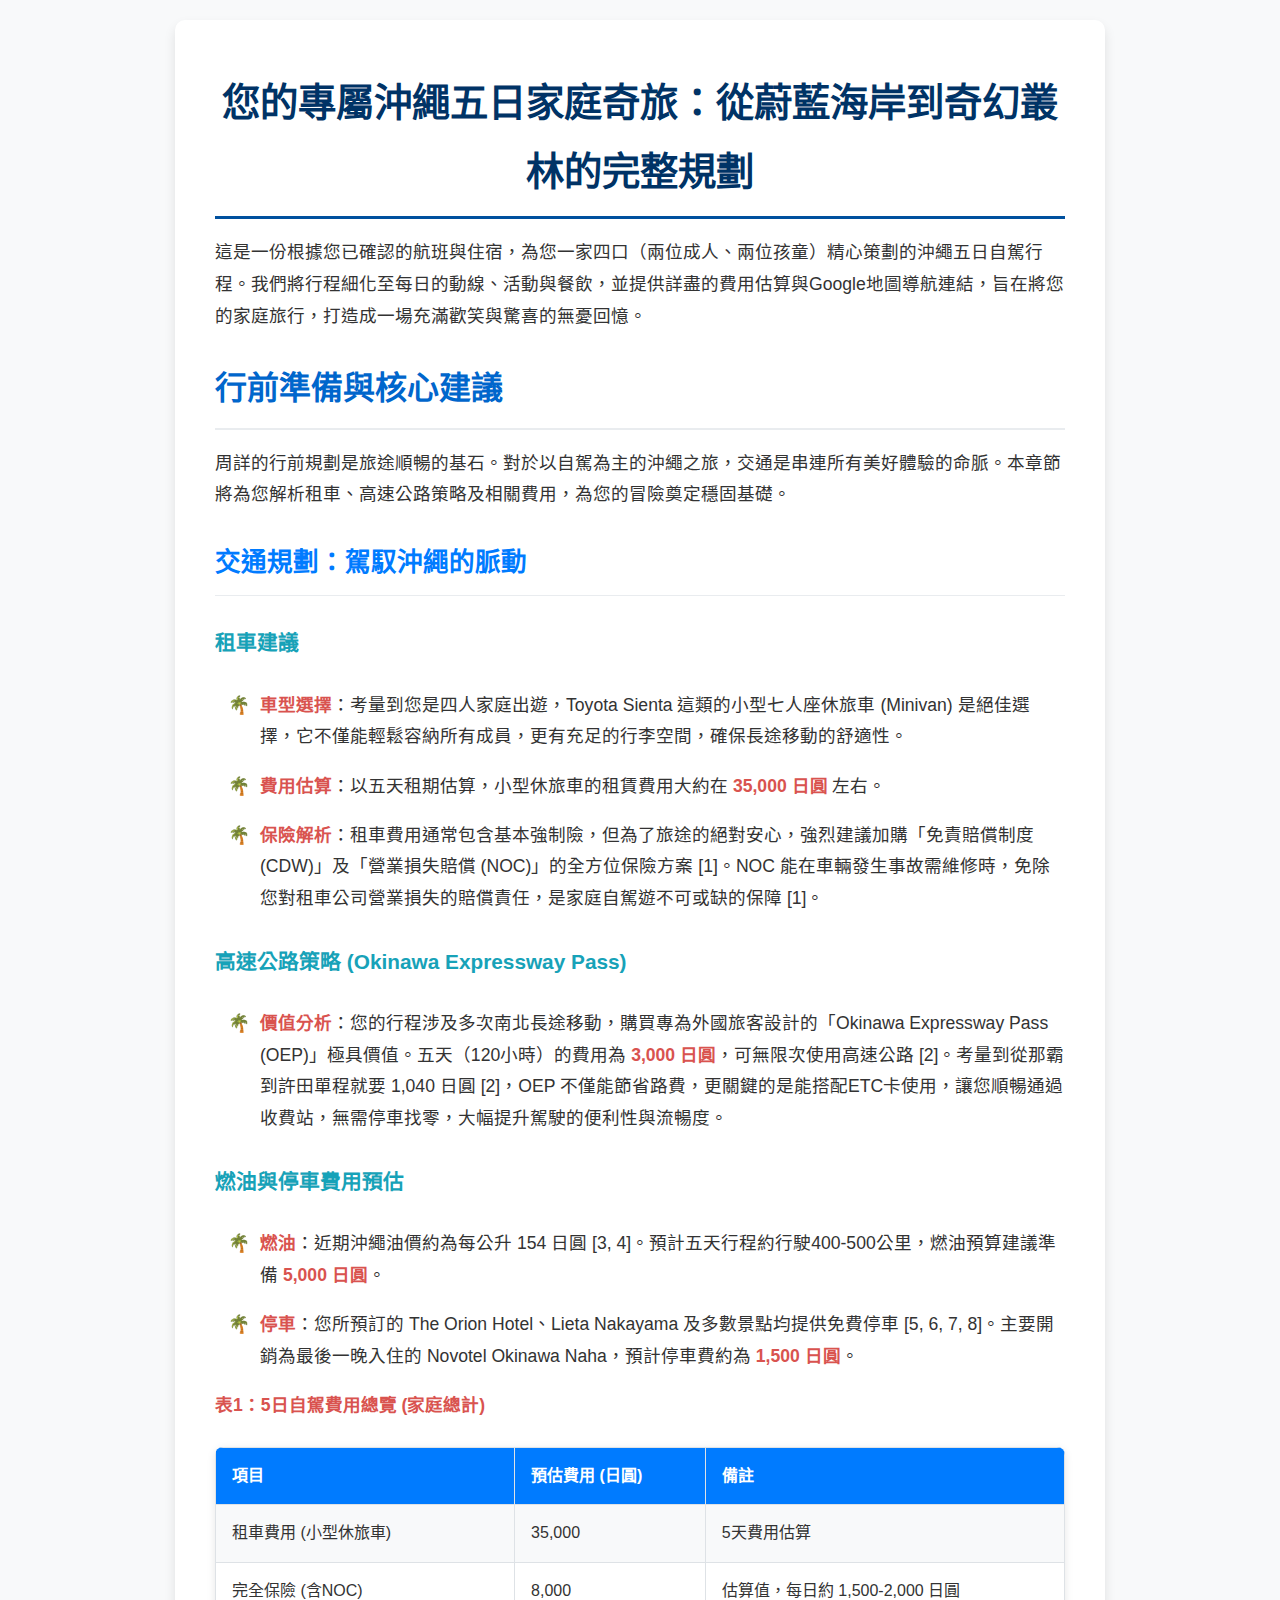
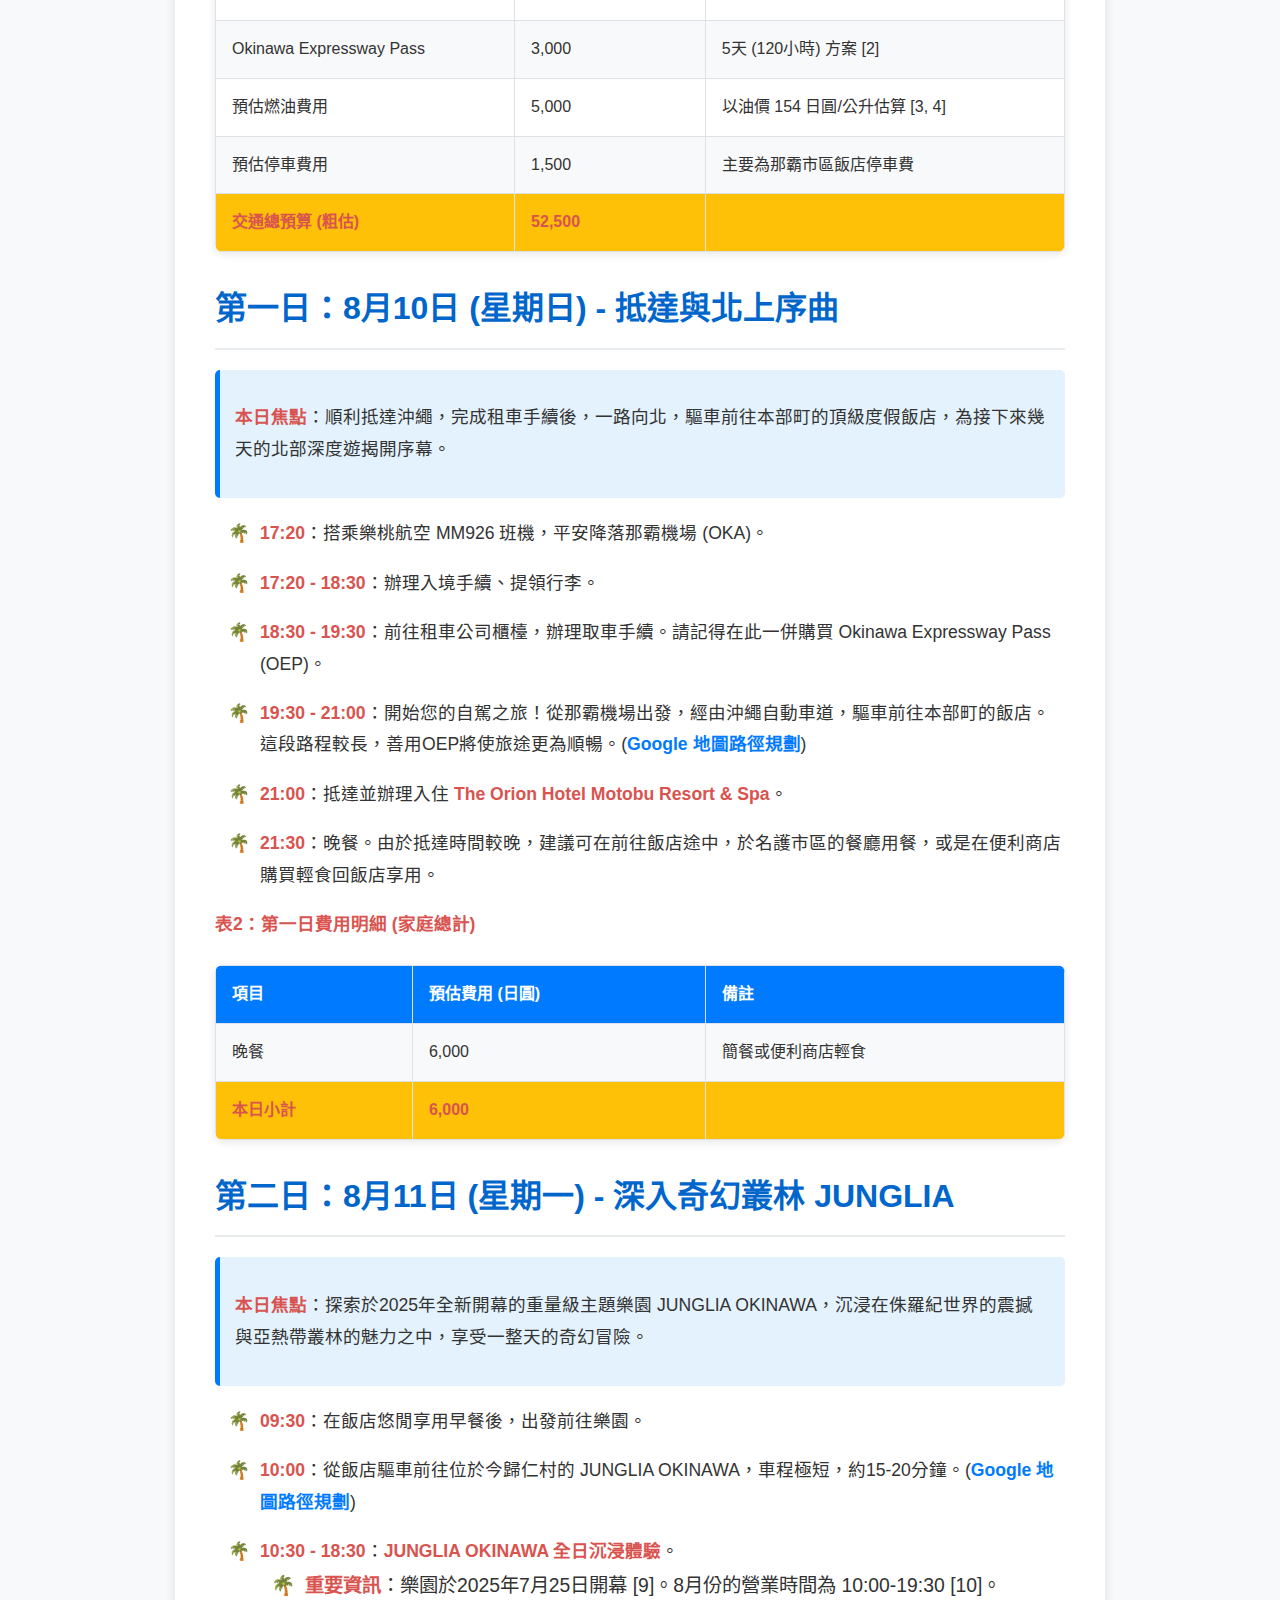
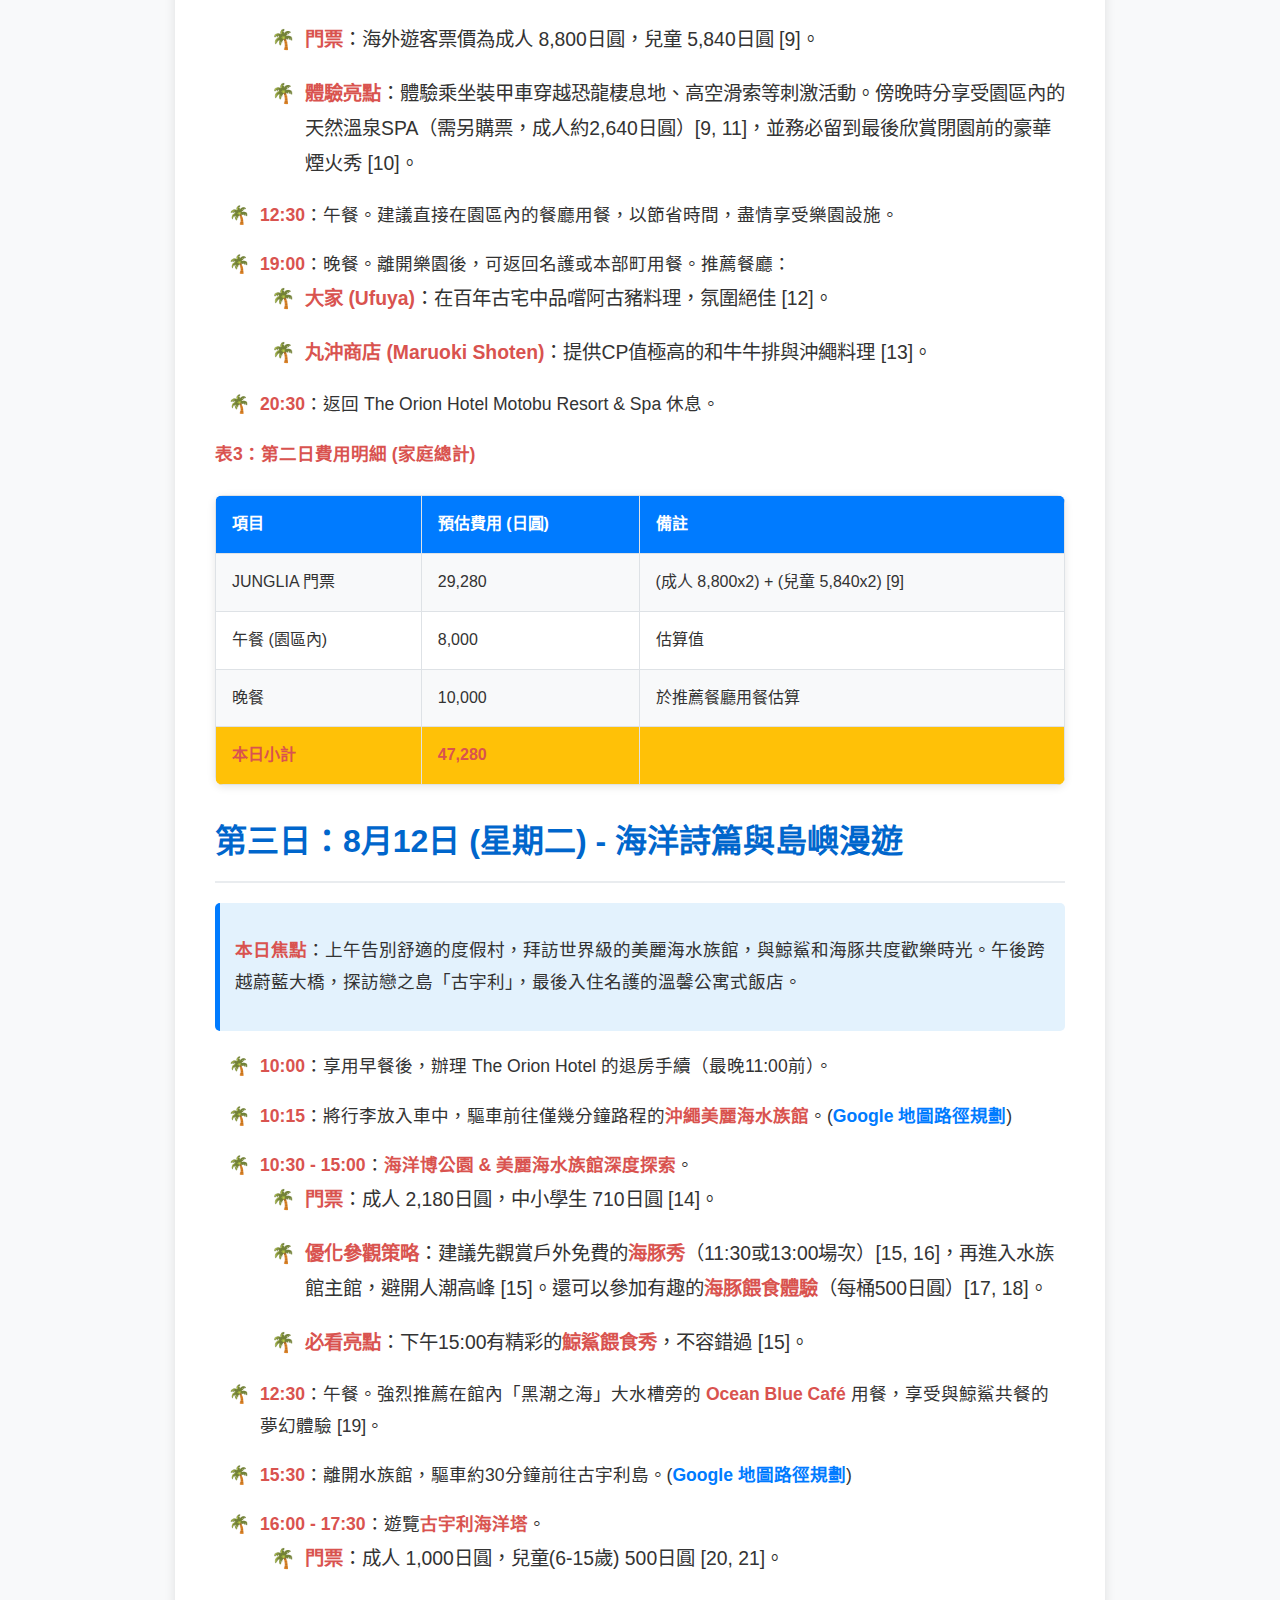
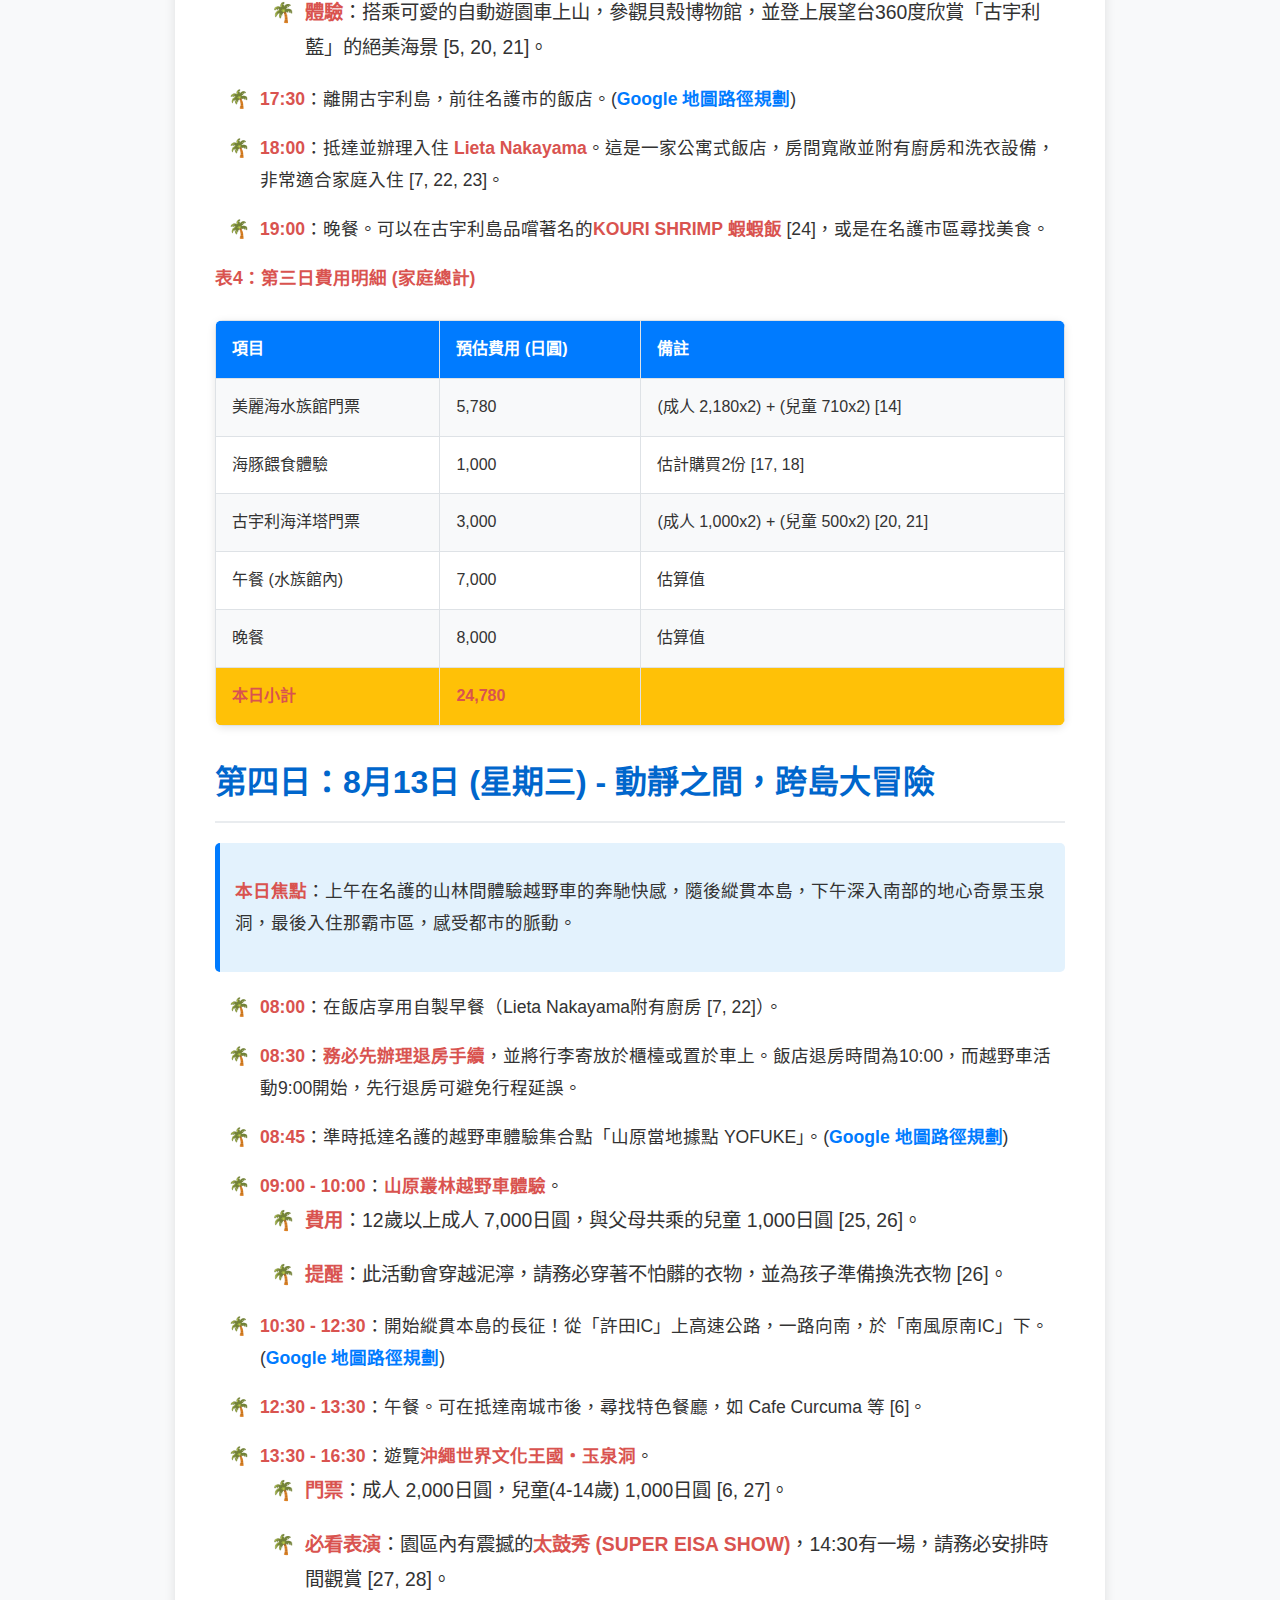
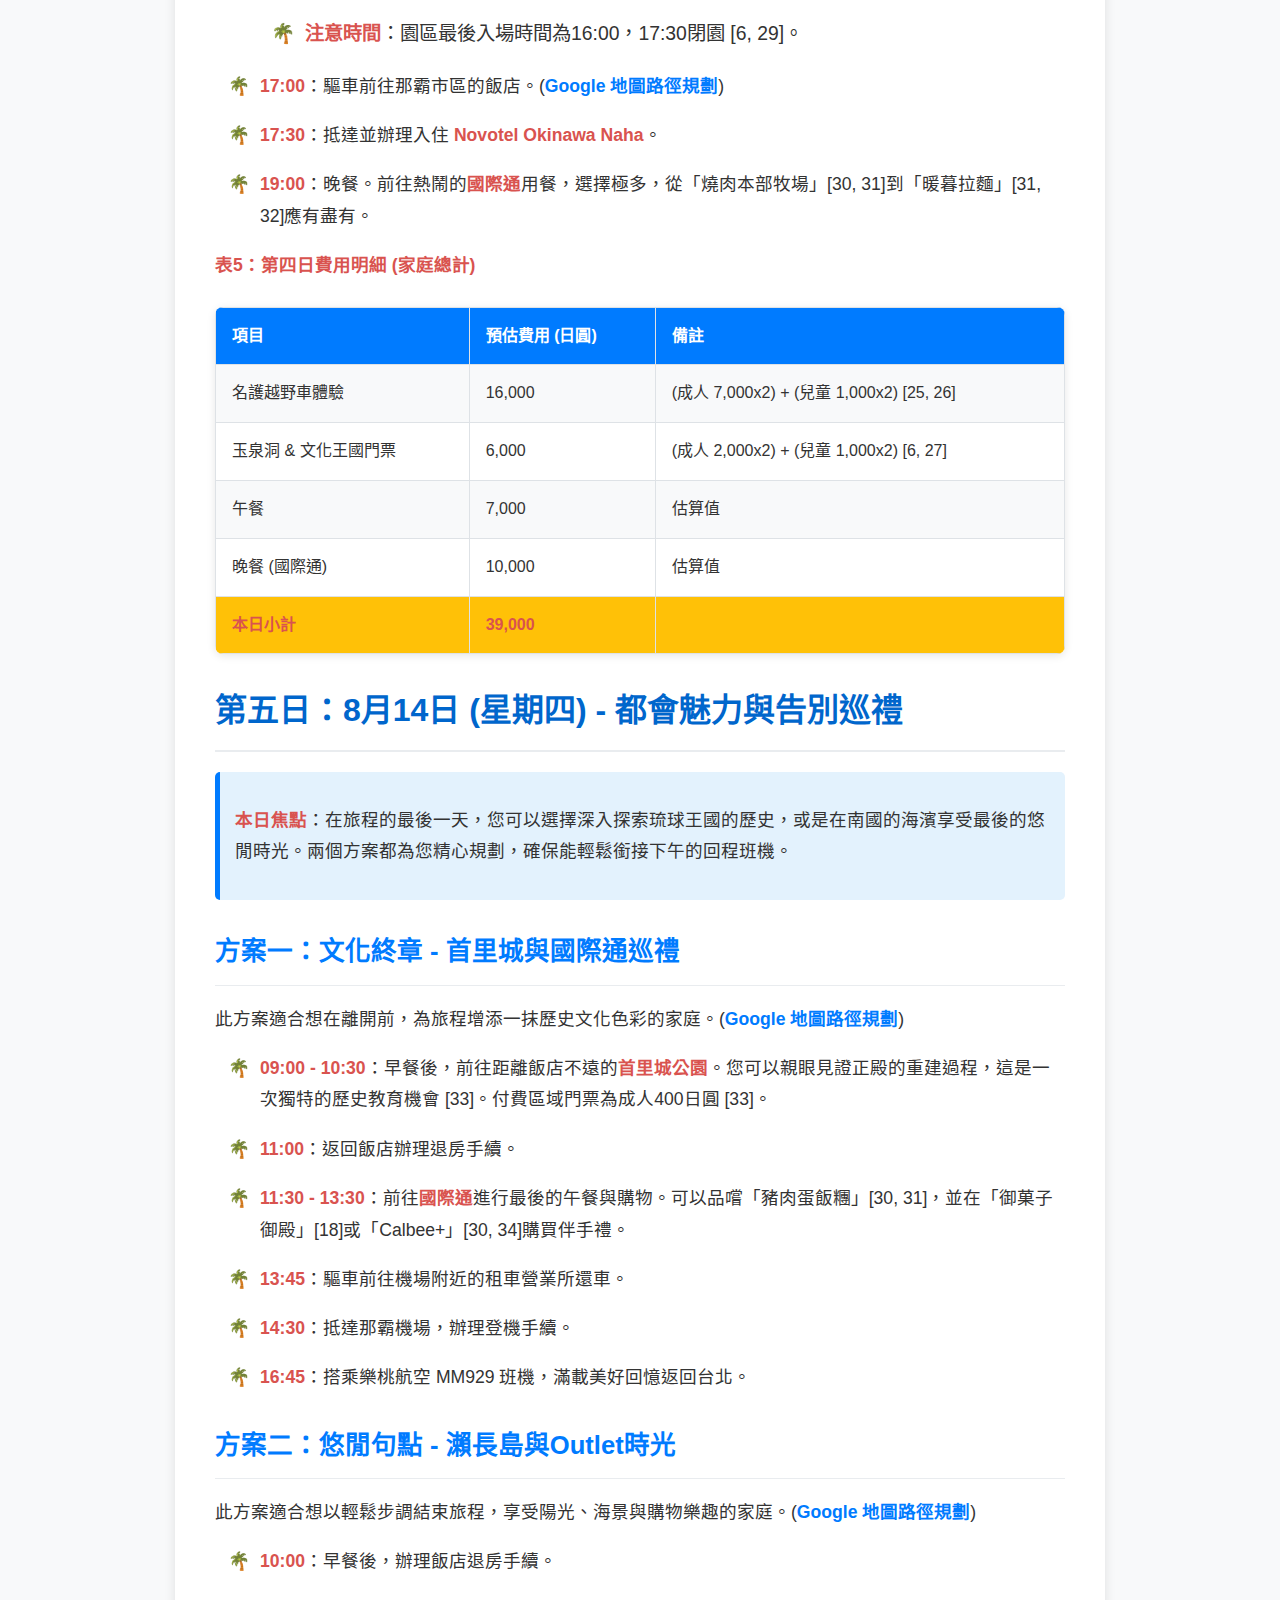
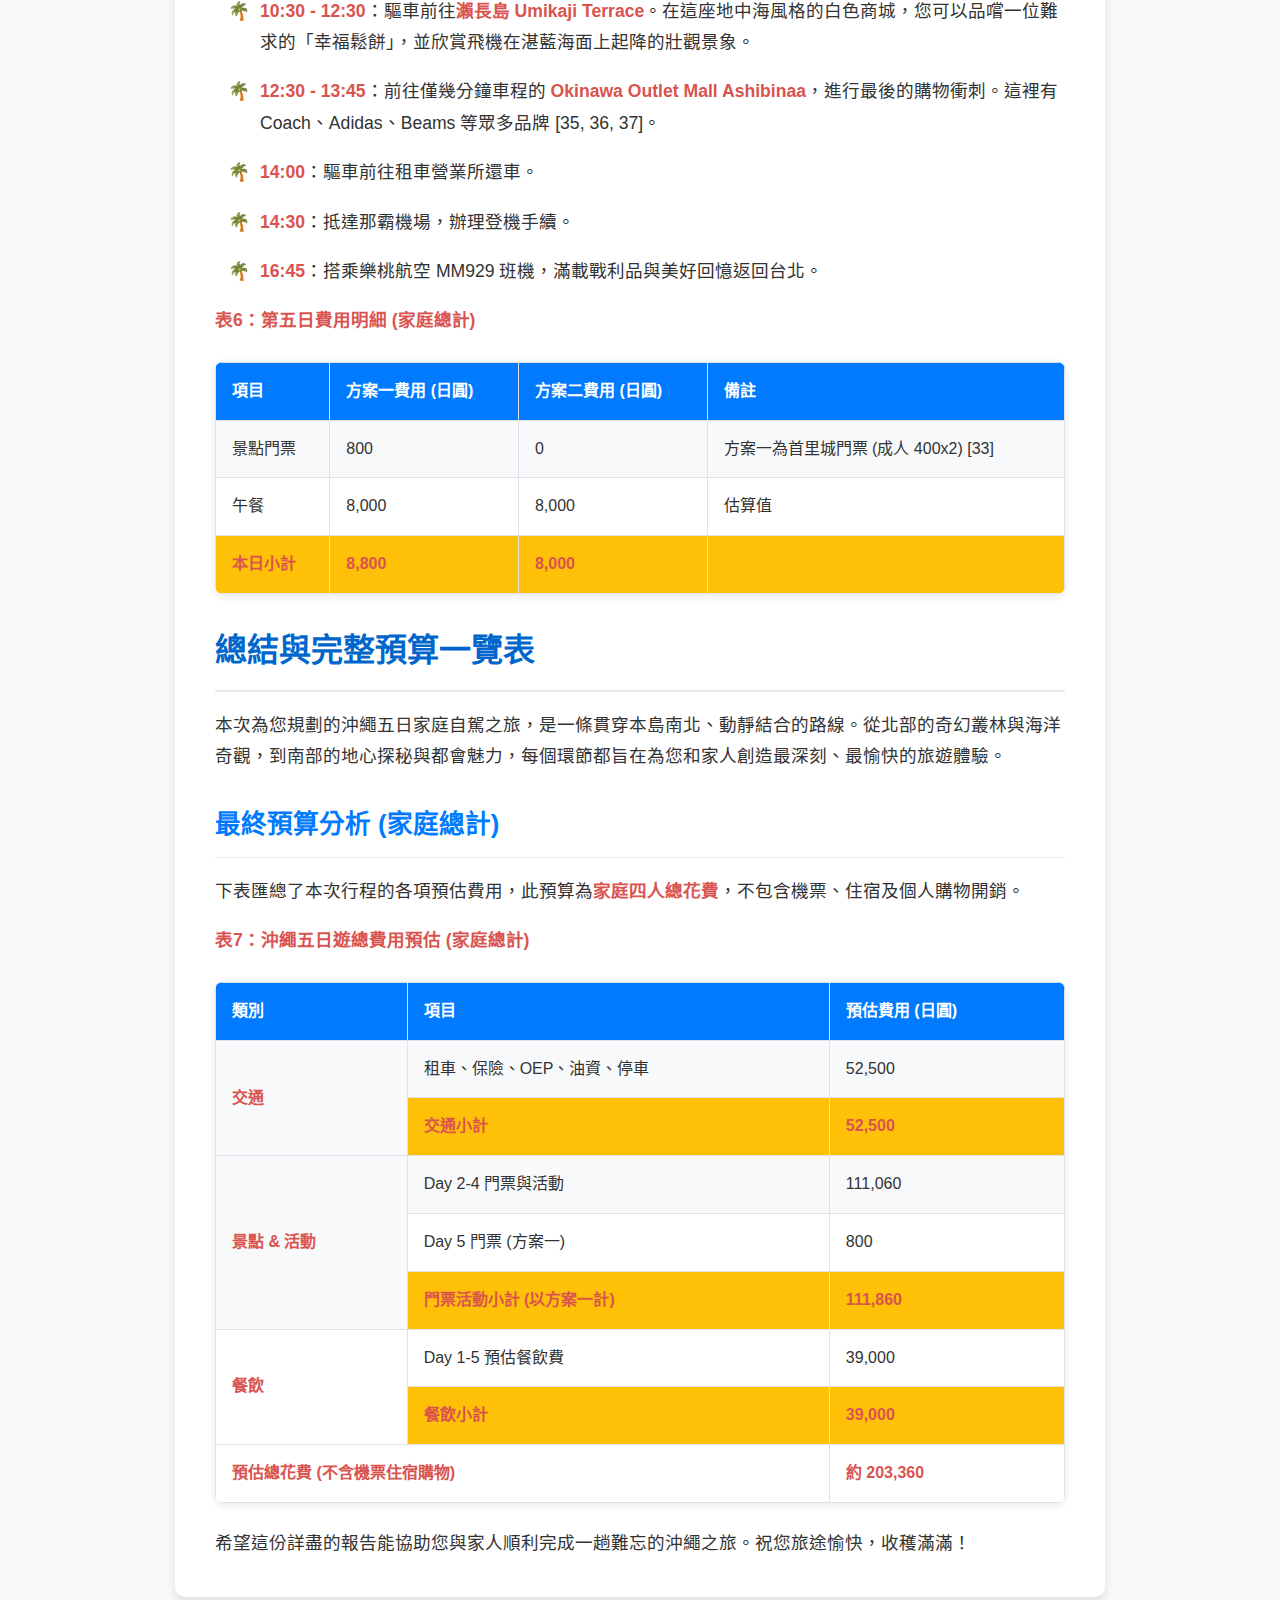
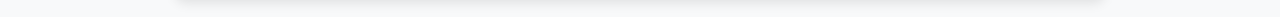
<file: index.html>
<!DOCTYPE html>
<html lang="zh-TW">
<head>
    <meta charset="UTF-8">
    <meta name="viewport" content="width=device-width, initial-scale=1.0">
    <title>沖繩家庭五日遊詳細行程規劃</title>
    <style>
        body {
            font-family: 'Helvetica Neue', Helvetica, Arial, 'PingFang TC', 'Microsoft JhengHei', sans-serif;
            line-height: 1.8;
            color: #333;
            background-color: #f8f9fa;
            margin: 0;
            padding: 20px;
        }
       .container {
            max-width: 850px;
            margin: auto;
            background: #fff;
            padding: 20px 40px;
            border-radius: 10px;
            box-shadow: 0 6px 12px rgba(0,0,0,0.1);
        }
        h1, h2, h3, h4 {
            color: #00509e;
            border-bottom: 2px solid #e9ecef;
            padding-bottom: 10px;
            margin-top: 28px;
            margin-bottom: 18px;
        }
        h1 {
            font-size: 2.4em;
            text-align: center;
            border-bottom: 3px solid #00509e;
            color: #003366;
        }
        h2 {
            font-size: 2em;
            color: #0066cc;
        }
        h3 {
            font-size: 1.6em;
            border-bottom-width: 1px;
            color: #007bff;
        }
        h4 {
            font-size: 1.3em;
            color: #17a2b8;
            border-bottom: none;
        }
        p, li {
            font-size: 1.1em;
        }
        ul {
            padding-left: 25px;
            list-style-type: '🌴';
            margin-left: 10px;
        }
        li {
            margin-bottom: 1em;
            padding-left: 10px;
        }
        table {
            width: 100%;
            border-collapse: collapse;
            margin: 25px 0;
            box-shadow: 0 2px 8px rgba(0,0,0,0.1);
            border-radius: 8px;
            overflow: hidden;
        }
        th, td {
            border: 1px solid #dee2e6;
            padding: 14px 16px;
            text-align: left;
        }
        th {
            background-color: #007bff;
            color: white;
            font-weight: bold;
        }
        tbody tr:nth-child(odd) {
            background-color: #f8f9fa;
        }
        tbody tr:hover {
            background-color: #e9ecef;
        }
        strong,.highlight {
            color: #d9534f;
            font-weight: bold;
        }
       .total-row {
            font-weight: bold;
            background-color: #ffc107!important;
            color: #333;
        }
       .summary-table.total-row {
            background-color: #e2e6ea!important;
        }
       .summary-table.grand-total {
            background-color: #28a745!important;
            color: white;
            font-size: 1.2em;
        }
        a {
            color: #007bff;
            text-decoration: none;
            font-weight: 600;
        }
        a:hover {
            text-decoration: underline;
        }
       .day-summary {
            background-color: #e3f2fd;
            border-left: 5px solid #007bff;
            padding: 15px;
            margin: 20px 0;
            border-radius: 5px;
        }
    </style>
</head>
<body>
<div class="container">

    <h1>您的專屬沖繩五日家庭奇旅：從蔚藍海岸到奇幻叢林的完整規劃</h1>
    <p>這是一份根據您已確認的航班與住宿，為您一家四口（兩位成人、兩位孩童）精心策劃的沖繩五日自駕行程。我們將行程細化至每日的動線、活動與餐飲，並提供詳盡的費用估算與Google地圖導航連結，旨在將您的家庭旅行，打造成一場充滿歡笑與驚喜的無憂回憶。</p>

    <h2>行前準備與核心建議</h2>
    <p>周詳的行前規劃是旅途順暢的基石。對於以自駕為主的沖繩之旅，交通是串連所有美好體驗的命脈。本章節將為您解析租車、高速公路策略及相關費用，為您的冒險奠定穩固基礎。</p>
    
    <h3>交通規劃：駕馭沖繩的脈動</h3>
    
    <h4>租車建議</h4>
    <ul>
        <li><strong>車型選擇</strong>：考量到您是四人家庭出遊，Toyota Sienta 這類的小型七人座休旅車 (Minivan) 是絕佳選擇，它不僅能輕鬆容納所有成員，更有充足的行李空間，確保長途移動的舒適性。</li>
        <li><strong>費用估算</strong>：以五天租期估算，小型休旅車的租賃費用大約在 <strong>35,000 日圓</strong> 左右。</li>
        <li><strong>保險解析</strong>：租車費用通常包含基本強制險，但為了旅途的絕對安心，強烈建議加購「免責賠償制度 (CDW)」及「營業損失賠償 (NOC)」的全方位保險方案 [1]。NOC 能在車輛發生事故需維修時，免除您對租車公司營業損失的賠償責任，是家庭自駕遊不可或缺的保障 [1]。</li>
    </ul>
    
    <h4>高速公路策略 (Okinawa Expressway Pass)</h4>
    <ul>
        <li><strong>價值分析</strong>：您的行程涉及多次南北長途移動，購買專為外國旅客設計的「Okinawa Expressway Pass (OEP)」極具價值。五天（120小時）的費用為 <strong>3,000 日圓</strong>，可無限次使用高速公路 [2]。考量到從那霸到許田單程就要 1,040 日圓 [2]，OEP 不僅能節省路費，更關鍵的是能搭配ETC卡使用，讓您順暢通過收費站，無需停車找零，大幅提升駕駛的便利性與流暢度。</li>
    </ul>
    
    <h4>燃油與停車費用預估</h4>
    <ul>
        <li><strong>燃油</strong>：近期沖繩油價約為每公升 154 日圓 [3, 4]。預計五天行程約行駛400-500公里，燃油預算建議準備 <strong>5,000 日圓</strong>。</li>
        <li><strong>停車</strong>：您所預訂的 The Orion Hotel、Lieta Nakayama 及多數景點均提供免費停車 [5, 6, 7, 8]。主要開銷為最後一晚入住的 Novotel Okinawa Naha，預計停車費約為 <strong>1,500 日圓</strong>。</li>
    </ul>
    
    <p><strong>表1：5日自駕費用總覽 (家庭總計)</strong></p>
    <table>
        <thead>
            <tr>
                <th>項目</th>
                <th>預估費用 (日圓)</th>
                <th>備註</th>
            </tr>
        </thead>
        <tbody>
            <tr>
                <td>租車費用 (小型休旅車)</td>
                <td>35,000</td>
                <td>5天費用估算</td>
            </tr>
            <tr>
                <td>完全保險 (含NOC)</td>
                <td>8,000</td>
                <td>估算值，每日約 1,500-2,000 日圓</td>
            </tr>
            <tr>
                <td>Okinawa Expressway Pass</td>
                <td>3,000</td>
                <td>5天 (120小時) 方案 [2]</td>
            </tr>
            <tr>
                <td>預估燃油費用</td>
                <td>5,000</td>
                <td>以油價 154 日圓/公升估算 [3, 4]</td>
            </tr>
            <tr>
                <td>預估停車費用</td>
                <td>1,500</td>
                <td>主要為那霸市區飯店停車費</td>
            </tr>
            <tr class="total-row">
                <td><strong>交通總預算 (粗估)</strong></td>
                <td><strong>52,500</strong></td>
                <td></td>
            </tr>
        </tbody>
    </table>

    <h2>第一日：8月10日 (星期日) - 抵達與北上序曲</h2>
    <div class="day-summary">
        <p><strong>本日焦點</strong>：順利抵達沖繩，完成租車手續後，一路向北，驅車前往本部町的頂級度假飯店，為接下來幾天的北部深度遊揭開序幕。</p>
    </div>
    <ul>
        <li><strong>17:20</strong>：搭乘樂桃航空 MM926 班機，平安降落那霸機場 (OKA)。</li>
        <li><strong>17:20 - 18:30</strong>：辦理入境手續、提領行李。</li>
        <li><strong>18:30 - 19:30</strong>：前往租車公司櫃檯，辦理取車手續。請記得在此一併購買 Okinawa Expressway Pass (OEP)。</li>
        <li><strong>19:30 - 21:00</strong>：開始您的自駕之旅！從那霸機場出發，經由沖繩自動車道，驅車前往本部町的飯店。這段路程較長，善用OEP將使旅途更為順暢。(<a href="https://www.google.com/maps/dir/Naha+Airport,+Kagamizu,+Naha,+Okinawa,+Japan/The+Orion+Hotel+Motobu+Resort+%26+Spa,+148-1+Bise,+Motobu,+Kunigami+District,+Okinawa+905-0207,+Japan/" target="_blank">Google 地圖路徑規劃</a>)</li>
        <li><strong>21:00</strong>：抵達並辦理入住 <strong>The Orion Hotel Motobu Resort & Spa</strong>。</li>
        <li><strong>21:30</strong>：晚餐。由於抵達時間較晚，建議可在前往飯店途中，於名護市區的餐廳用餐，或是在便利商店購買輕食回飯店享用。</li>
    </ul>
    <p><strong>表2：第一日費用明細 (家庭總計)</strong></p>
    <table>
        <thead>
            <tr><th>項目</th><th>預估費用 (日圓)</th><th>備註</th></tr>
        </thead>
        <tbody>
            <tr><td>晚餐</td><td>6,000</td><td>簡餐或便利商店輕食</td></tr>
            <tr class="total-row"><td><strong>本日小計</strong></td><td><strong>6,000</strong></td><td></td></tr>
        </tbody>
    </table>

    <h2>第二日：8月11日 (星期一) - 深入奇幻叢林 JUNGLIA</h2>
    <div class="day-summary">
        <p><strong>本日焦點</strong>：探索於2025年全新開幕的重量級主題樂園 JUNGLIA OKINAWA，沉浸在侏羅紀世界的震撼與亞熱帶叢林的魅力之中，享受一整天的奇幻冒險。</p>
    </div>
    <ul>
        <li><strong>09:30</strong>：在飯店悠閒享用早餐後，出發前往樂園。</li>
        <li><strong>10:00</strong>：從飯店驅車前往位於今歸仁村的 JUNGLIA OKINAWA，車程極短，約15-20分鐘。(<a href="https://www.google.com/maps/dir/The+Orion+Hotel+Motobu+Resort+%26+Spa,+Bise,+Motobu,+Kunigami+District,+Okinawa,+Japan/Junglia,+Kuregayama,+Nakijin,+Kunigami+District,+Okinawa,+Japan/" target="_blank">Google 地圖路徑規劃</a>)</li>
        <li><strong>10:30 - 18:30</strong>：<strong>JUNGLIA OKINAWA 全日沉浸體驗</strong>。
            <ul>
                <li><span class="highlight">重要資訊</span>：樂園於2025年7月25日開幕 [9]。8月份的營業時間為 10:00-19:30 [10]。</li>
                <li><strong>門票</strong>：海外遊客票價為成人 8,800日圓，兒童 5,840日圓 [9]。</li>
                <li><strong>體驗亮點</strong>：體驗乘坐裝甲車穿越恐龍棲息地、高空滑索等刺激活動。傍晚時分享受園區內的天然溫泉SPA（需另購票，成人約2,640日圓）[9, 11]，並務必留到最後欣賞閉園前的豪華煙火秀 [10]。</li>
            </ul>
        </li>
        <li><strong>12:30</strong>：午餐。建議直接在園區內的餐廳用餐，以節省時間，盡情享受樂園設施。</li>
        <li><strong>19:00</strong>：晚餐。離開樂園後，可返回名護或本部町用餐。推薦餐廳：
            <ul>
                <li><strong>大家 (Ufuya)</strong>：在百年古宅中品嚐阿古豬料理，氛圍絕佳 [12]。</li>
                <li><strong>丸沖商店 (Maruoki Shoten)</strong>：提供CP值極高的和牛牛排與沖繩料理 [13]。</li>
            </ul>
        </li>
        <li><strong>20:30</strong>：返回 The Orion Hotel Motobu Resort & Spa 休息。</li>
    </ul>
    <p><strong>表3：第二日費用明細 (家庭總計)</strong></p>
    <table>
        <thead>
            <tr><th>項目</th><th>預估費用 (日圓)</th><th>備註</th></tr>
        </thead>
        <tbody>
            <tr><td>JUNGLIA 門票</td><td>29,280</td><td>(成人 8,800x2) + (兒童 5,840x2) [9]</td></tr>
            <tr><td>午餐 (園區內)</td><td>8,000</td><td>估算值</td></tr>
            <tr><td>晚餐</td><td>10,000</td><td>於推薦餐廳用餐估算</td></tr>
            <tr class="total-row"><td><strong>本日小計</strong></td><td><strong>47,280</strong></td><td></td></tr>
        </tbody>
    </table>

    <h2>第三日：8月12日 (星期二) - 海洋詩篇與島嶼漫遊</h2>
    <div class="day-summary">
        <p><strong>本日焦點</strong>：上午告別舒適的度假村，拜訪世界級的美麗海水族館，與鯨鯊和海豚共度歡樂時光。午後跨越蔚藍大橋，探訪戀之島「古宇利」，最後入住名護的溫馨公寓式飯店。</p>
    </div>
    <ul>
        <li><strong>10:00</strong>：享用早餐後，辦理 The Orion Hotel 的退房手續（最晚11:00前）。</li>
        <li><strong>10:15</strong>：將行李放入車中，驅車前往僅幾分鐘路程的<strong>沖繩美麗海水族館</strong>。(<a href="https://www.google.com/maps/dir/The+Orion+Hotel+Motobu+Resort+%26+Spa,+Bise,+Motobu,+Kunigami+District,+Okinawa,+Japan/Okinawa+Churaumi+Aquarium,+Ishikawa,+Motobu,+Kunigami+District,+Okinawa,+Japan/" target="_blank">Google 地圖路徑規劃</a>)</li>
        <li><strong>10:30 - 15:00</strong>：<strong>海洋博公園 & 美麗海水族館深度探索</strong>。
            <ul>
                <li><strong>門票</strong>：成人 2,180日圓，中小學生 710日圓 [14]。</li>
                <li><strong>優化參觀策略</strong>：建議先觀賞戶外免費的<strong>海豚秀</strong>（11:30或13:00場次）[15, 16]，再進入水族館主館，避開人潮高峰 [15]。還可以參加有趣的<strong>海豚餵食體驗</strong>（每桶500日圓）[17, 18]。</li>
                <li><strong>必看亮點</strong>：下午15:00有精彩的<strong>鯨鯊餵食秀</strong>，不容錯過 [15]。</li>
            </ul>
        </li>
        <li><strong>12:30</strong>：午餐。強烈推薦在館內「黑潮之海」大水槽旁的 <strong>Ocean Blue Café</strong> 用餐，享受與鯨鯊共餐的夢幻體驗 [19]。</li>
        <li><strong>15:30</strong>：離開水族館，驅車約30分鐘前往古宇利島。(<a href="https://www.google.com/maps/dir/Okinawa+Churaumi+Aquarium,+Ishikawa,+Motobu,+Kunigami+District,+Okinawa,+Japan/Kouri+Ocean+Tower,+Kouri,+Nakijin,+Kunigami+District,+Okinawa,+Japan/" target="_blank">Google 地圖路徑規劃</a>)</li>
        <li><strong>16:00 - 17:30</strong>：遊覽<strong>古宇利海洋塔</strong>。
            <ul>
                <li><strong>門票</strong>：成人 1,000日圓，兒童(6-15歲) 500日圓 [20, 21]。</li>
                <li><strong>體驗</strong>：搭乘可愛的自動遊園車上山，參觀貝殼博物館，並登上展望台360度欣賞「古宇利藍」的絕美海景 [5, 20, 21]。</li>
            </ul>
        </li>
        <li><strong>17:30</strong>：離開古宇利島，前往名護市的飯店。(<a href="https://www.google.com/maps/dir/Kouri+Ocean+Tower,+Kouri,+Nakijin,+Kunigami+District,+Okinawa,+Japan/Lieta+Nakayama,+1220-25-5+Biimata,+Nago,+Okinawa+905-0005,+Japan/" target="_blank">Google 地圖路徑規劃</a>)</li>
        <li><strong>18:00</strong>：抵達並辦理入住 <strong>Lieta Nakayama</strong>。這是一家公寓式飯店，房間寬敞並附有廚房和洗衣設備，非常適合家庭入住 [7, 22, 23]。</li>
        <li><strong>19:00</strong>：晚餐。可以在古宇利島品嚐著名的<strong>KOURI SHRIMP 蝦蝦飯</strong> [24]，或是在名護市區尋找美食。</li>
    </ul>
    <p><strong>表4：第三日費用明細 (家庭總計)</strong></p>
    <table>
        <thead>
            <tr><th>項目</th><th>預估費用 (日圓)</th><th>備註</th></tr>
        </thead>
        <tbody>
            <tr><td>美麗海水族館門票</td><td>5,780</td><td>(成人 2,180x2) + (兒童 710x2) [14]</td></tr>
            <tr><td>海豚餵食體驗</td><td>1,000</td><td>估計購買2份 [17, 18]</td></tr>
            <tr><td>古宇利海洋塔門票</td><td>3,000</td><td>(成人 1,000x2) + (兒童 500x2) [20, 21]</td></tr>
            <tr><td>午餐 (水族館內)</td><td>7,000</td><td>估算值</td></tr>
            <tr><td>晚餐</td><td>8,000</td><td>估算值</td></tr>
            <tr class="total-row"><td><strong>本日小計</strong></td><td><strong>24,780</strong></td><td></td></tr>
        </tbody>
    </table>

    <h2>第四日：8月13日 (星期三) - 動靜之間，跨島大冒險</h2>
    <div class="day-summary">
        <p><strong>本日焦點</strong>：上午在名護的山林間體驗越野車的奔馳快感，隨後縱貫本島，下午深入南部的地心奇景玉泉洞，最後入住那霸市區，感受都市的脈動。</p>
    </div>
    <ul>
        <li><strong>08:00</strong>：在飯店享用自製早餐（Lieta Nakayama附有廚房 [7, 22]）。</li>
        <li><strong>08:30</strong>：<span class="highlight">務必先辦理退房手續</span>，並將行李寄放於櫃檯或置於車上。飯店退房時間為10:00，而越野車活動9:00開始，先行退房可避免行程延誤。</li>
        <li><strong>08:45</strong>：準時抵達名護的越野車體驗集合點「山原當地據點 YOFUKE」。(<a href="https://www.google.com/maps/dir/Lieta+Nakayama,+1220-25-5+Biimata,+Nago,+Okinawa+905-0005,+Japan/1084+Yofuke,+Nago,+Okinawa+905-0023,+Japan/" target="_blank">Google 地圖路徑規劃</a>)</li>
        <li><strong>09:00 - 10:00</strong>：<strong>山原叢林越野車體驗</strong>。
            <ul>
                <li><strong>費用</strong>：12歲以上成人 7,000日圓，與父母共乘的兒童 1,000日圓 [25, 26]。</li>
                <li><strong>提醒</strong>：此活動會穿越泥濘，請務必穿著不怕髒的衣物，並為孩子準備換洗衣物 [26]。</li>
            </ul>
        </li>
        <li><strong>10:30 - 12:30</strong>：開始縱貫本島的長征！從「許田IC」上高速公路，一路向南，於「南風原南IC」下。(<a href="https://www.google.com/maps/dir/1084+Yofuke,+Nago,+Okinawa+905-0023,+Japan/Okinawa+World,+Maekawa,+Nanjō,+Okinawa,+Japan/" target="_blank">Google 地圖路徑規劃</a>)</li>
        <li><strong>12:30 - 13:30</strong>：午餐。可在抵達南城市後，尋找特色餐廳，如 Cafe Curcuma 等 [6]。</li>
        <li><strong>13:30 - 16:30</strong>：遊覽<strong>沖繩世界文化王國・玉泉洞</strong>。
            <ul>
                <li><strong>門票</strong>：成人 2,000日圓，兒童(4-14歲) 1,000日圓 [6, 27]。</li>
                <li><strong>必看表演</strong>：園區內有震撼的<strong>太鼓秀 (SUPER EISA SHOW)</strong>，14:30有一場，請務必安排時間觀賞 [27, 28]。</li>
                <li><strong>注意時間</strong>：園區最後入場時間為16:00，17:30閉園 [6, 29]。</li>
            </ul>
        </li>
        <li><strong>17:00</strong>：驅車前往那霸市區的飯店。(<a href="https://www.google.com/maps/dir/Okinawa+World,+Maekawa,+Nanjō,+Okinawa,+Japan/Novotel+Okinawa+Naha,+40+Matsugawa,+Naha,+Okinawa+902-0062,+Japan/" target="_blank">Google 地圖路徑規劃</a>)</li>
        <li><strong>17:30</strong>：抵達並辦理入住 <strong>Novotel Okinawa Naha</strong>。</li>
        <li><strong>19:00</strong>：晚餐。前往熱鬧的<strong>國際通</strong>用餐，選擇極多，從「燒肉本部牧場」[30, 31]到「暖暮拉麵」[31, 32]應有盡有。</li>
    </ul>
    <p><strong>表5：第四日費用明細 (家庭總計)</strong></p>
    <table>
        <thead>
            <tr><th>項目</th><th>預估費用 (日圓)</th><th>備註</th></tr>
        </thead>
        <tbody>
            <tr><td>名護越野車體驗</td><td>16,000</td><td>(成人 7,000x2) + (兒童 1,000x2) [25, 26]</td></tr>
            <tr><td>玉泉洞 & 文化王國門票</td><td>6,000</td><td>(成人 2,000x2) + (兒童 1,000x2) [6, 27]</td></tr>
            <tr><td>午餐</td><td>7,000</td><td>估算值</td></tr>
            <tr><td>晚餐 (國際通)</td><td>10,000</td><td>估算值</td></tr>
            <tr class="total-row"><td><strong>本日小計</strong></td><td><strong>39,000</strong></td><td></td></tr>
        </tbody>
    </table>

    <h2>第五日：8月14日 (星期四) - 都會魅力與告別巡禮</h2>
    <div class="day-summary">
        <p><strong>本日焦點</strong>：在旅程的最後一天，您可以選擇深入探索琉球王國的歷史，或是在南國的海濱享受最後的悠閒時光。兩個方案都為您精心規劃，確保能輕鬆銜接下午的回程班機。</p>
    </div>
    
    <h3>方案一：文化終章 - 首里城與國際通巡禮</h3>
    <p>此方案適合想在離開前，為旅程增添一抹歷史文化色彩的家庭。(<a href="https://www.google.com/maps/dir/Novotel+Okinawa+Naha/Shurijo+Castle+Park/Kokusai+Dori+Street,+Naha,+Okinawa,+Japan/Naha+Airport/" target="_blank">Google 地圖路徑規劃</a>)</p>
    <ul>
        <li><strong>09:00 - 10:30</strong>：早餐後，前往距離飯店不遠的<strong>首里城公園</strong>。您可以親眼見證正殿的重建過程，這是一次獨特的歷史教育機會 [33]。付費區域門票為成人400日圓 [33]。</li>
        <li><strong>11:00</strong>：返回飯店辦理退房手續。</li>
        <li><strong>11:30 - 13:30</strong>：前往<strong>國際通</strong>進行最後的午餐與購物。可以品嚐「豬肉蛋飯糰」[30, 31]，並在「御菓子御殿」[18]或「Calbee+」[30, 34]購買伴手禮。</li>
        <li><strong>13:45</strong>：驅車前往機場附近的租車營業所還車。</li>
        <li><strong>14:30</strong>：抵達那霸機場，辦理登機手續。</li>
        <li><strong>16:45</strong>：搭乘樂桃航空 MM929 班機，滿載美好回憶返回台北。</li>
    </ul>

    <h3>方案二：悠閒句點 - 瀨長島與Outlet時光</h3>
    <p>此方案適合想以輕鬆步調結束旅程，享受陽光、海景與購物樂趣的家庭。(<a href="https://www.google.com/maps/dir/Novotel+Okinawa+Naha/Umikaji+Terrace,+Senaga,+Tomigusuku,+Okinawa,+Japan/Okinawa+Outlet+Mall+Ashibinaa/Naha+Airport/" target="_blank">Google 地圖路徑規劃</a>)</p>
    <ul>
        <li><strong>10:00</strong>：早餐後，辦理飯店退房手續。</li>
        <li><strong>10:30 - 12:30</strong>：驅車前往<strong>瀨長島 Umikaji Terrace</strong>。在這座地中海風格的白色商城，您可以品嚐一位難求的「幸福鬆餅」，並欣賞飛機在湛藍海面上起降的壯觀景象。</li>
        <li><strong>12:30 - 13:45</strong>：前往僅幾分鐘車程的 <strong>Okinawa Outlet Mall Ashibinaa</strong>，進行最後的購物衝刺。這裡有 Coach、Adidas、Beams 等眾多品牌 [35, 36, 37]。</li>
        <li><strong>14:00</strong>：驅車前往租車營業所還車。</li>
        <li><strong>14:30</strong>：抵達那霸機場，辦理登機手續。</li>
        <li><strong>16:45</strong>：搭乘樂桃航空 MM929 班機，滿載戰利品與美好回憶返回台北。</li>
    </ul>
    <p><strong>表6：第五日費用明細 (家庭總計)</strong></p>
    <table>
        <thead>
            <tr><th>項目</th><th>方案一費用 (日圓)</th><th>方案二費用 (日圓)</th><th>備註</th></tr>
        </thead>
        <tbody>
            <tr><td>景點門票</td><td>800</td><td>0</td><td>方案一為首里城門票 (成人 400x2) [33]</td></tr>
            <tr><td>午餐</td><td>8,000</td><td>8,000</td><td>估算值</td></tr>
            <tr class="total-row"><td><strong>本日小計</strong></td><td><strong>8,800</strong></td><td><strong>8,000</strong></td><td></td></tr>
        </tbody>
    </table>

    <h2>總結與完整預算一覽表</h2>
    <p>本次為您規劃的沖繩五日家庭自駕之旅，是一條貫穿本島南北、動靜結合的路線。從北部的奇幻叢林與海洋奇觀，到南部的地心探秘與都會魅力，每個環節都旨在為您和家人創造最深刻、最愉快的旅遊體驗。</p>
    
    <h3>最終預算分析 (家庭總計)</h3>
    <p>下表匯總了本次行程的各項預估費用，此預算為<strong>家庭四人總花費</strong>，不包含機票、住宿及個人購物開銷。</p>
    
    <p><strong>表7：沖繩五日遊總費用預估 (家庭總計)</strong></p>
    <table class="summary-table">
        <thead>
            <tr>
                <th>類別</th>
                <th>項目</th>
                <th>預估費用 (日圓)</th>
            </tr>
        </thead>
        <tbody>
            <tr>
                <td rowspan="2"><strong>交通</strong></td>
                <td>租車、保險、OEP、油資、停車</td>
                <td>52,500</td>
            </tr>
            <tr class="total-row">
                <td><strong>交通小計</strong></td>
                <td><strong>52,500</strong></td>
            </tr>
            <tr>
                <td rowspan="3"><strong>景點 & 活動</strong></td>
                <td>Day 2-4 門票與活動</td>
                <td>111,060</td>
            </tr>
            <tr>
                <td>Day 5 門票 (方案一)</td>
                <td>800</td>
            </tr>
            <tr class="total-row">
                <td><strong>門票活動小計 (以方案一計)</strong></td>
                <td><strong>111,860</strong></td>
            </tr>
            <tr>
                <td rowspan="2"><strong>餐飲</strong></td>
                <td>Day 1-5 預估餐飲費</td>
                <td>39,000</td>
            </tr>
            <tr class="total-row">
                <td><strong>餐飲小計</strong></td>
                <td><strong>39,000</strong></td>
            </tr>
            <tr class="grand-total">
                <td colspan="2"><strong>預估總花費 (不含機票住宿購物)</strong></td>
                <td><strong>約 203,360</strong></td>
            </tr>
        </tbody>
    </table>
    <p>希望這份詳盡的報告能協助您與家人順利完成一趟難忘的沖繩之旅。祝您旅途愉快，收穫滿滿！</p>

</div>
</body>
</html>
</file>
